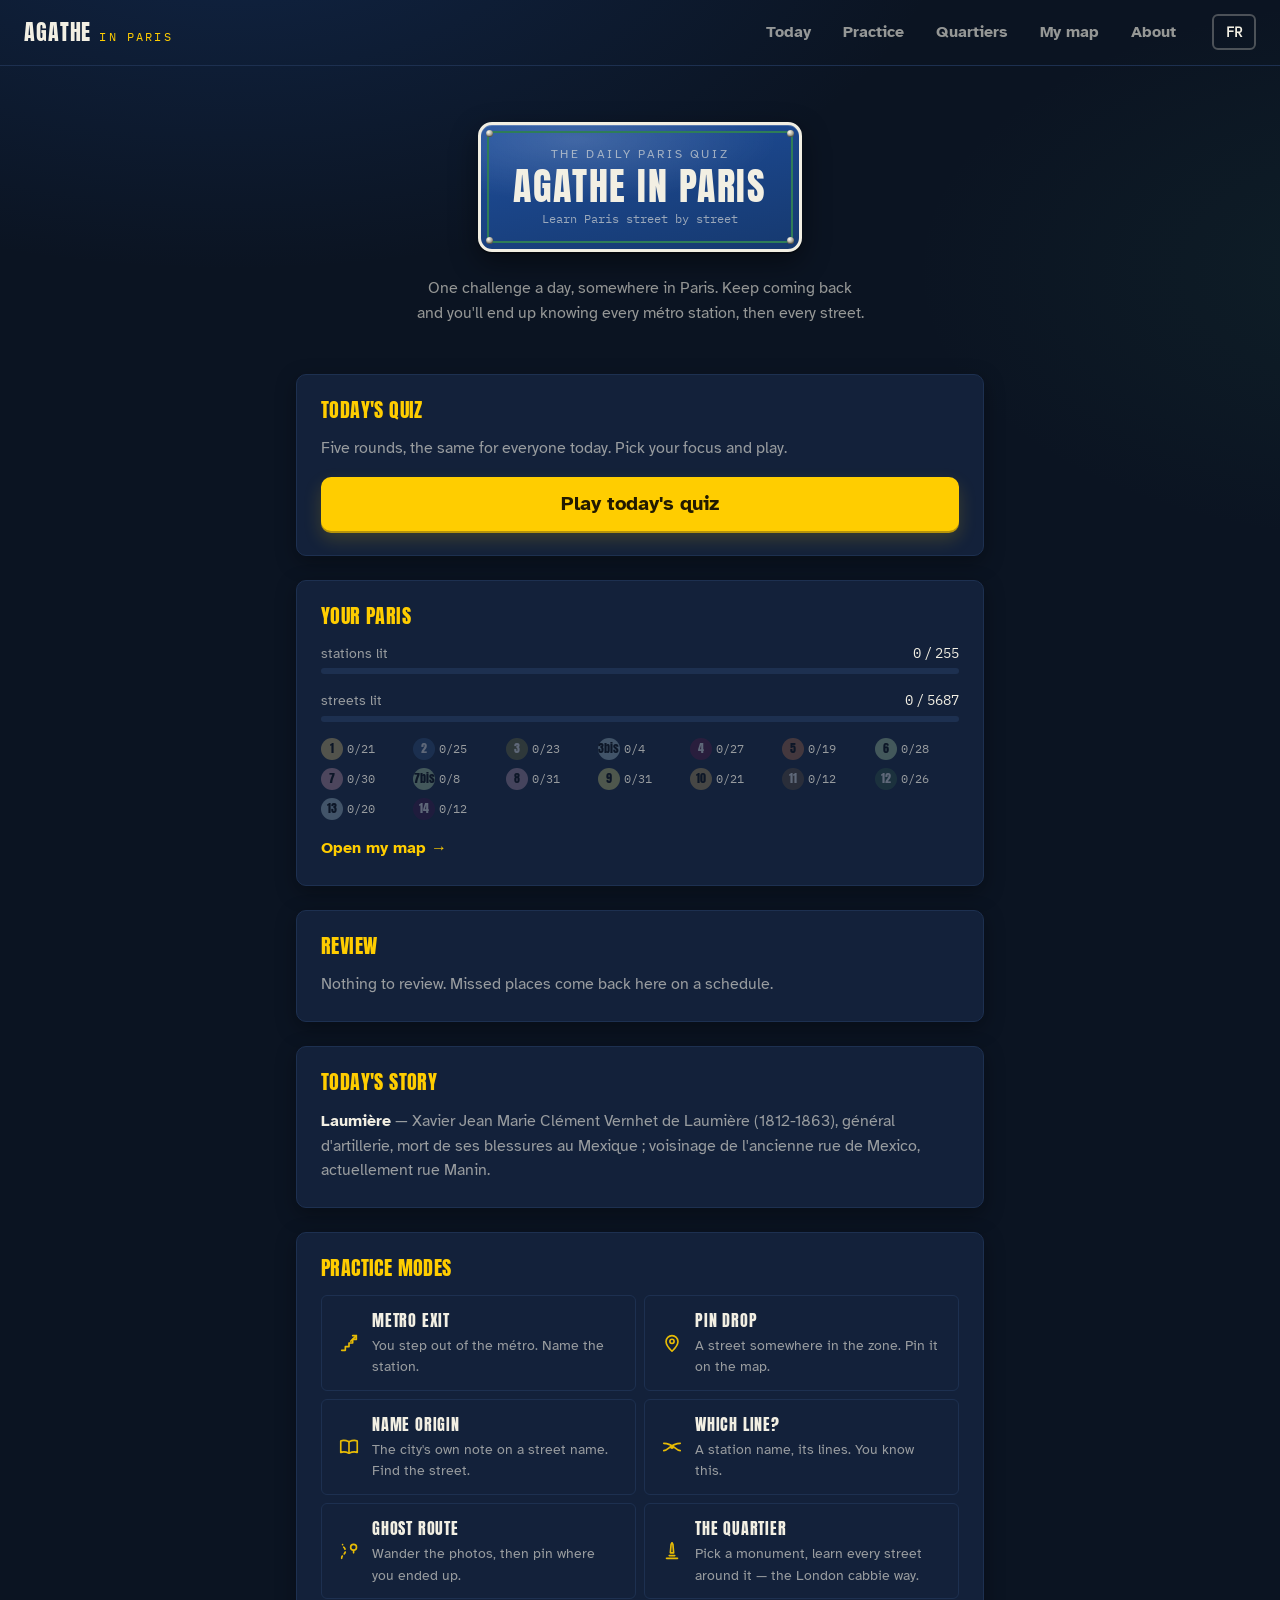
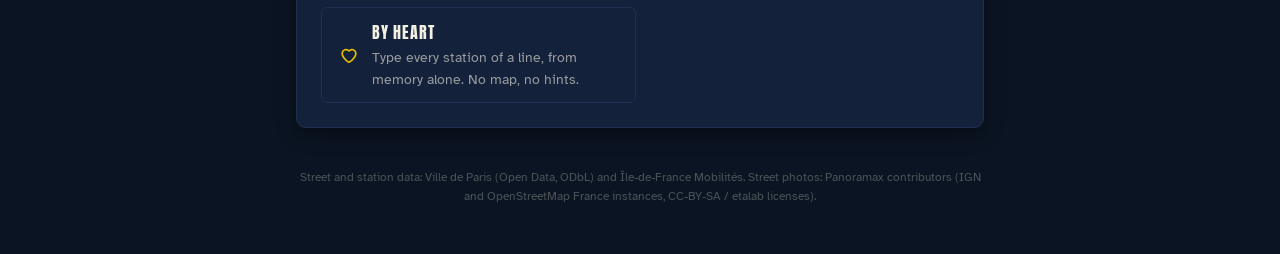
<file: index.html>
<!doctype html>
<html lang="fr">
  <head>
    <meta charset="UTF-8" />
    <meta name="viewport" content="width=device-width, initial-scale=1.0, viewport-fit=cover" />
    <meta name="theme-color" content="#0B1422" />
    <meta
      name="description"
      content="Agathe in Paris — apprends toutes les stations de métro puis toutes les rues de Paris, un quiz par jour."
    />
    <meta property="og:title" content="Agathe in Paris" />
    <meta
      property="og:description"
      content="Le jeu qui t'apprend Paris : chaque station de métro, puis chaque rue. Un quiz par jour, une carte qui s'allume."
    />
    <meta property="og:type" content="website" />
    <meta property="og:locale" content="fr_FR" />
    <link
      rel="icon"
      href="data:image/svg+xml,%3Csvg xmlns='http://www.w3.org/2000/svg' viewBox='0 0 64 64'%3E%3Crect x='1' y='1' width='62' height='62' rx='14' fill='%23f2efe3'/%3E%3Crect x='6' y='6' width='52' height='52' rx='10' fill='%231e4e9c' stroke='%232e7d58' stroke-width='3'/%3E%3Ctext x='32' y='45' font-family='Arial Narrow,Arial,sans-serif' font-size='36' font-weight='bold' fill='%23f2efe3' text-anchor='middle'%3EA%3C/text%3E%3C/svg%3E"
    />
    <!-- Warm up the connections the first round will need (photo API, photo
         storage, reveal-map tiles): saves a DNS+TLS round-trip each. -->
    <link rel="preconnect" href="https://api.panoramax.xyz" crossorigin />
    <link
      rel="preconnect"
      href="https://panoramax-storage-public-fast.s3.gra.perf.cloud.ovh.net"
      crossorigin
    />
    <link rel="preconnect" href="https://tiles.openfreemap.org" crossorigin />
    <title>Agathe in Paris — le jeu qui t'apprend Paris</title>
    <script type="module" crossorigin src="/assets/index-DEfqVTU3.js"></script>
    <link rel="modulepreload" crossorigin href="/assets/chunk-QTnfLwEv.js">
    <link rel="modulepreload" crossorigin href="/assets/jsx-runtime-I_uevYBw.js">
    <link rel="modulepreload" crossorigin href="/assets/chunk-6CSD65Y2-xgL5Knw3.js">
    <link rel="modulepreload" crossorigin href="/assets/Skeleton-BzKUri8c.js">
    <link rel="modulepreload" crossorigin href="/assets/useParisMeta-DwqiR_9Y.js">
    <link rel="modulepreload" crossorigin href="/assets/progress-DzwB5tXB.js">
    <link rel="modulepreload" crossorigin href="/assets/Button-CyZ19UzT.js">
    <link rel="modulepreload" crossorigin href="/assets/LineBadge-rupNMl7B.js">
    <link rel="modulepreload" crossorigin href="/assets/Plaque-Dcic9My7.js">
    <link rel="modulepreload" crossorigin href="/assets/Tally-Ceq2bSHW.js">
    <link rel="modulepreload" crossorigin href="/assets/icons-CRwYazn7.js">
    <link rel="stylesheet" crossorigin href="/assets/Skeleton-DXT7uWDL.css">
    <link rel="stylesheet" crossorigin href="/assets/Button-D4111xSz.css">
    <link rel="stylesheet" crossorigin href="/assets/LineBadge-BV8C5J-a.css">
    <link rel="stylesheet" crossorigin href="/assets/Plaque-DfKmNzWi.css">
    <link rel="stylesheet" crossorigin href="/assets/Tally-B10UZqtW.css">
    <link rel="stylesheet" crossorigin href="/assets/index-DzH6Kmlm.css">
  </head>
  <body>
    <div id="root"></div>
  </body>
</html>
</file>
<file: assets/Skeleton-DXT7uWDL.css>
._skeleton_zhtrn_1{background:linear-gradient(100deg, var(--night-raised) 40%, var(--night-line) 50%, var(--night-raised) 60%);background-size:200% 100%;display:block}@media (prefers-reduced-motion:no-preference){._skeleton_zhtrn_1{animation:1.4s ease-in-out infinite _skeleton-pulse_zhtrn_1}}
</file>
<file: assets/Button-D4111xSz.css>
._button_u421r_1{justify-content:center;align-items:center;gap:var(--sp-2);min-height:var(--touch-target);padding:0 var(--sp-5);border-radius:var(--radius-md);font-family:var(--font-body);font-weight:700;font-size:var(--text-md);transition:transform var(--dur-fast) ease, background-color var(--dur-fast) ease, box-shadow var(--dur-fast) ease;touch-action:manipulation;-webkit-user-select:none;user-select:none;display:inline-flex}._button_u421r_1:active{transform:translateY(1px)}._button_u421r_1:disabled{opacity:.45;cursor:not-allowed}._primary_u421r_29{background:var(--gold);color:var(--gold-ink);box-shadow:0 2px #b8940a,0 8px 18px #ffcd002e}._primary_u421r_29:hover:not(:disabled){background:#ffd838}._ghost_u421r_41{color:var(--faience);border:2px solid var(--faience-faint);background:0 0}._ghost_u421r_41:hover:not(:disabled){border-color:var(--faience)}._danger_u421r_51{color:var(--vermeil);background:0 0;border:2px solid}._lg_u421r_57{min-height:54px;font-size:var(--text-lg);padding:0 var(--sp-6);width:100%}
</file>
<file: assets/LineBadge-BV8C5J-a.css>
._badge_smmwo_1{font-family:var(--font-display);letter-spacing:0;border-radius:50%;flex-shrink:0;justify-content:center;align-items:center;line-height:1;display:inline-flex}._sm_smmwo_12{width:22px;height:22px;font-size:.72rem}._md_smmwo_18{width:30px;height:30px;font-size:.95rem}._lg_smmwo_24{width:var(--touch-target);height:var(--touch-target);font-size:1.3rem}._dimmed_smmwo_30{opacity:.32;filter:saturate(.4)}
</file>
<file: assets/Plaque-DfKmNzWi.css>
._plaque_1yfbm_1{background:radial-gradient(140% 110% at 30% 12%, #ffffff29, transparent 45%), linear-gradient(168deg, var(--cobalt) 0%, var(--cobalt-deep) 100%);border:3px solid var(--faience);border-radius:var(--radius-plaque);box-shadow:var(--shadow-plaque);text-align:center;min-width:min(220px,100%);max-width:100%;padding:6px;display:inline-block;position:relative}._inner_1yfbm_16{border:2px solid var(--lisere);border-radius:calc(var(--radius-plaque) - 7px);padding:var(--sp-3) var(--sp-5);flex-direction:column;gap:2px;display:flex}._overline_1yfbm_25{font-family:var(--font-body);font-size:var(--text-xs);letter-spacing:.22em;text-transform:uppercase;color:var(--faience-dim)}._title_1yfbm_33{font-family:var(--font-display);font-size:var(--text-lg);letter-spacing:.04em;text-transform:uppercase;color:var(--faience);text-wrap:balance;overflow-wrap:break-word;line-height:1.12}._lg_1yfbm_44 ._title_1yfbm_33{font-size:var(--text-xl)}._subtitle_1yfbm_48{font-family:var(--font-data);font-size:var(--text-xs);color:var(--faience-dim)}._screw_1yfbm_54{background:radial-gradient(circle at 35% 30%,#fdfbf2,#8e8a78 70%);border-radius:50%;width:7px;height:7px;position:absolute;box-shadow:inset 0 -1px 1px #00000073}._screw_1yfbm_54[data-pos=tl]{top:5px;left:5px}._screw_1yfbm_54[data-pos=tr]{top:5px;right:5px}._screw_1yfbm_54[data-pos=bl]{bottom:5px;left:5px}._screw_1yfbm_54[data-pos=br]{bottom:5px;right:5px}@media (prefers-reduced-motion:no-preference){._stamped_1yfbm_81{animation:_stamp-in_1yfbm_1 var(--dur-med) var(--ease-stamp)}}
</file>
<file: assets/Tally-B10UZqtW.css>
._tally_1yl3r_1{gap:var(--sp-1);flex-direction:column;display:flex}._row_1yl3r_7{justify-content:space-between;align-items:baseline;gap:var(--sp-3);display:flex}._label_1yl3r_14{font-size:var(--text-sm);color:var(--faience-dim)}._count_1yl3r_19{font-size:var(--text-sm);color:var(--faience)}._bar_1yl3r_24{background:var(--night-line);border-radius:3px;height:6px;overflow:hidden}._fill_1yl3r_31{height:100%;transition:width var(--dur-slow) ease;border-radius:3px}
</file>
<file: assets/index-DzH6Kmlm.css>
@font-face{font-family:Anton;font-style:normal;font-display:swap;font-weight:400;src:url(/assets/anton-vietnamese-400-normal-CkBxLiRJ.woff2)format("woff2"),url(/assets/anton-vietnamese-400-normal-2FfR1wHA.woff)format("woff");unicode-range:U+102-103,U+110-111,U+128-129,U+168-169,U+1A0-1A1,U+1AF-1B0,U+300-301,U+303-304,U+308-309,U+323,U+329,U+1EA0-1EF9,U+20AB}@font-face{font-family:Anton;font-style:normal;font-display:swap;font-weight:400;src:url(/assets/anton-latin-ext-400-normal-SyiqE2Jt.woff2)format("woff2"),url(/assets/anton-latin-ext-400-normal-BMODBQc6.woff)format("woff");unicode-range:U+100-2BA,U+2BD-2C5,U+2C7-2CC,U+2CE-2D7,U+2DD-2FF,U+304,U+308,U+329,U+1D00-1DBF,U+1E00-1E9F,U+1EF2-1EFF,U+2020,U+20A0-20AB,U+20AD-20C0,U+2113,U+2C60-2C7F,U+A720-A7FF}@font-face{font-family:Anton;font-style:normal;font-display:swap;font-weight:400;src:url(/assets/anton-latin-400-normal-Byf51wtH.woff2)format("woff2"),url(/assets/anton-latin-400-normal-AUNGEG_V.woff)format("woff");unicode-range:U+??,U+131,U+152-153,U+2BB-2BC,U+2C6,U+2DA,U+2DC,U+304,U+308,U+329,U+2000-206F,U+20AC,U+2122,U+2191,U+2193,U+2212,U+2215,U+FEFF,U+FFFD}@font-face{font-family:Atkinson Hyperlegible;font-style:normal;font-display:swap;font-weight:400;src:url(/assets/atkinson-hyperlegible-latin-ext-400-normal-DRk46D-x.woff2)format("woff2"),url(/assets/atkinson-hyperlegible-latin-ext-400-normal-Bbz-b3yf.woff)format("woff");unicode-range:U+100-2BA,U+2BD-2C5,U+2C7-2CC,U+2CE-2D7,U+2DD-2FF,U+304,U+308,U+329,U+1D00-1DBF,U+1E00-1E9F,U+1EF2-1EFF,U+2020,U+20A0-20AB,U+20AD-20C0,U+2113,U+2C60-2C7F,U+A720-A7FF}@font-face{font-family:Atkinson Hyperlegible;font-style:normal;font-display:swap;font-weight:400;src:url(/assets/atkinson-hyperlegible-latin-400-normal-BrHNak5F.woff2)format("woff2"),url(/assets/atkinson-hyperlegible-latin-400-normal-BbWidj28.woff)format("woff");unicode-range:U+??,U+131,U+152-153,U+2BB-2BC,U+2C6,U+2DA,U+2DC,U+304,U+308,U+329,U+2000-206F,U+20AC,U+2122,U+2191,U+2193,U+2212,U+2215,U+FEFF,U+FFFD}@font-face{font-family:Atkinson Hyperlegible;font-style:normal;font-display:swap;font-weight:700;src:url(/assets/atkinson-hyperlegible-latin-ext-700-normal-BoVPHkS0.woff2)format("woff2"),url(/assets/atkinson-hyperlegible-latin-ext-700-normal-CKkU2Dpt.woff)format("woff");unicode-range:U+100-2BA,U+2BD-2C5,U+2C7-2CC,U+2CE-2D7,U+2DD-2FF,U+304,U+308,U+329,U+1D00-1DBF,U+1E00-1E9F,U+1EF2-1EFF,U+2020,U+20A0-20AB,U+20AD-20C0,U+2113,U+2C60-2C7F,U+A720-A7FF}@font-face{font-family:Atkinson Hyperlegible;font-style:normal;font-display:swap;font-weight:700;src:url(/assets/atkinson-hyperlegible-latin-700-normal-GZI4o3u0.woff2)format("woff2"),url(/assets/atkinson-hyperlegible-latin-700-normal-BK6Glc0m.woff)format("woff");unicode-range:U+??,U+131,U+152-153,U+2BB-2BC,U+2C6,U+2DA,U+2DC,U+304,U+308,U+329,U+2000-206F,U+20AC,U+2122,U+2191,U+2193,U+2212,U+2215,U+FEFF,U+FFFD}@font-face{font-family:IBM Plex Mono;font-style:normal;font-display:swap;font-weight:400;src:url(/assets/ibm-plex-mono-cyrillic-ext-400-normal-xuaO2J-f.woff2)format("woff2"),url(/assets/ibm-plex-mono-cyrillic-ext-400-normal-DMdlQ8Kv.woff)format("woff");unicode-range:U+460-52F,U+1C80-1C8A,U+20B4,U+2DE0-2DFF,U+A640-A69F,U+FE2E-FE2F}@font-face{font-family:IBM Plex Mono;font-style:normal;font-display:swap;font-weight:400;src:url(/assets/ibm-plex-mono-cyrillic-400-normal-BSMlKf0J.woff2)format("woff2"),url(/assets/ibm-plex-mono-cyrillic-400-normal-CEL4l2ZJ.woff)format("woff");unicode-range:U+301,U+400-45F,U+490-491,U+4B0-4B1,U+2116}@font-face{font-family:IBM Plex Mono;font-style:normal;font-display:swap;font-weight:400;src:url(/assets/ibm-plex-mono-vietnamese-400-normal-BulugwFq.woff2)format("woff2"),url(/assets/ibm-plex-mono-vietnamese-400-normal-DDuiU_S-.woff)format("woff");unicode-range:U+102-103,U+110-111,U+128-129,U+168-169,U+1A0-1A1,U+1AF-1B0,U+300-301,U+303-304,U+308-309,U+323,U+329,U+1EA0-1EF9,U+20AB}@font-face{font-family:IBM Plex Mono;font-style:normal;font-display:swap;font-weight:400;src:url(/assets/ibm-plex-mono-latin-ext-400-normal-BmRBH3aV.woff2)format("woff2"),url(/assets/ibm-plex-mono-latin-ext-400-normal-D3D2R8hC.woff)format("woff");unicode-range:U+100-2BA,U+2BD-2C5,U+2C7-2CC,U+2CE-2D7,U+2DD-2FF,U+304,U+308,U+329,U+1D00-1DBF,U+1E00-1E9F,U+1EF2-1EFF,U+2020,U+20A0-20AB,U+20AD-20C0,U+2113,U+2C60-2C7F,U+A720-A7FF}@font-face{font-family:IBM Plex Mono;font-style:normal;font-display:swap;font-weight:400;src:url(/assets/ibm-plex-mono-latin-400-normal-DMJ8VG8y.woff2)format("woff2"),url(/assets/ibm-plex-mono-latin-400-normal-CvHOgSBP.woff)format("woff");unicode-range:U+??,U+131,U+152-153,U+2BB-2BC,U+2C6,U+2DA,U+2DC,U+304,U+308,U+329,U+2000-206F,U+20AC,U+2122,U+2191,U+2193,U+2212,U+2215,U+FEFF,U+FFFD}:root{--night:#0b1422;--night-raised:#13213a;--night-line:#1d3050;--night-overlay:#060b14d1;--cobalt:#1e4e9c;--cobalt-deep:#16396f;--faience:#f2efe3;--faience-dim:#f2efe399;--faience-faint:#f2efe347;--lisere:#2e7d58;--gold:#ffcd00;--gold-ink:#221a00;--vermeil:#e4583b;--ok:#4cc38a;--font-display:"Anton", "Arial Narrow", sans-serif;--font-body:"Atkinson Hyperlegible", "Helvetica Neue", sans-serif;--font-data:"IBM Plex Mono", "Courier New", monospace;--text-xs:.75rem;--text-sm:.875rem;--text-md:1rem;--text-lg:1.25rem;--text-xl:clamp(1.6rem, 4.5vw, 2.4rem);--text-hero:clamp(2.6rem, 9vw, 4.6rem);--sp-1:4px;--sp-2:8px;--sp-3:12px;--sp-4:16px;--sp-5:24px;--sp-6:32px;--sp-7:48px;--radius-sm:6px;--radius-md:10px;--radius-plaque:14px;--shadow-plaque:0 2px 0 #00000059, 0 10px 28px #00000073, inset 0 1px 0 #ffffff38;--shadow-raised:0 6px 20px #00000059;--ease-stamp:cubic-bezier(.2, 1.4, .3, 1);--dur-fast:.14s;--dur-med:.28s;--dur-slow:.52s;--touch-target:44px;--panel-w:408px}*,:before,:after{box-sizing:border-box}html{-webkit-text-size-adjust:100%}body{background:var(--night);color:var(--faience);font-family:var(--font-body);font-size:var(--text-md);background-image:radial-gradient(1200px 600px at 18% -10%,#1e4e9c47,#0000 60%),radial-gradient(900px 500px at 110% 30%,#2e7d581a,#0000 55%);background-attachment:fixed;min-height:100dvh;margin:0;line-height:1.55}h1,h2,h3{font-family:var(--font-display);letter-spacing:.02em;text-transform:uppercase;margin:0;font-weight:400;line-height:1.08}p{margin:0}a{color:inherit}button{font:inherit;color:inherit;cursor:pointer;background:0 0;border:none;padding:0}:focus-visible{outline:3px solid var(--gold);outline-offset:2px;border-radius:4px}::selection{background:var(--gold);color:var(--gold-ink)}.mono{font-family:var(--font-data);font-variant-numeric:tabular-nums}.visually-hidden{clip:rect(0 0 0 0);white-space:nowrap;width:1px;height:1px;position:absolute;overflow:hidden}@media (prefers-reduced-motion:no-preference){.light-up>*{animation:light-up var(--dur-slow) var(--ease-stamp) backwards}.light-up>:nth-child(2){animation-delay:70ms}.light-up>:nth-child(3){animation-delay:.14s}.light-up>:nth-child(4){animation-delay:.21s}.light-up>:nth-child(5){animation-delay:.28s}.light-up>:nth-child(n+6){animation-delay:.35s}}@keyframes light-up{0%{opacity:0;transform:translateY(10px)}to{opacity:1;transform:none}}@keyframes stamp-in{0%{opacity:0;transform:scale(1.12)}to{opacity:1;transform:scale(1)}}@keyframes skeleton-pulse{0%,to{opacity:.5}50%{opacity:.9}}._shell_12igz_1{flex-direction:column;min-height:100dvh;display:flex}._header_12igz_7{align-items:center;gap:var(--sp-5);padding:var(--sp-3) var(--sp-5);border-bottom:1px solid var(--night-line);display:flex}._brand_12igz_15{align-items:baseline;gap:var(--sp-2);text-decoration:none;display:flex}._brandMark_12igz_22{font-family:var(--font-display);text-transform:uppercase;letter-spacing:.04em;color:var(--faience);font-size:1.4rem}._brandSub_12igz_30{font-family:var(--font-data);font-size:var(--text-xs);color:var(--gold);text-transform:uppercase;letter-spacing:.18em}._nav_12igz_38{gap:var(--sp-2);margin-left:auto;display:none}._navLink_12igz_44{color:var(--faience-dim);padding:var(--sp-2) var(--sp-3);border-radius:var(--radius-sm);font-weight:700;text-decoration:none}._navLink_12igz_44:hover{color:var(--faience)}._active_12igz_56{color:var(--gold)}._lang_12igz_60{min-width:var(--touch-target);border:2px solid var(--faience-faint);border-radius:var(--radius-sm);min-height:36px;font-family:var(--font-data);font-weight:700;font-size:var(--text-sm);margin-left:auto}._lang_12igz_60:hover{border-color:var(--faience)}._main_12igz_75{padding-bottom:calc(64px + env(safe-area-inset-bottom));flex:1}._tabbar_12igz_80{z-index:30;background:var(--night-raised);border-top:1px solid var(--night-line);padding-bottom:env(safe-area-inset-bottom);display:flex;position:fixed;bottom:0;left:0;right:0}._tab_12igz_80{min-height:56px;color:var(--faience-dim);font-size:var(--text-xs);text-transform:uppercase;letter-spacing:.06em;flex:1;justify-content:center;align-items:center;font-weight:700;text-decoration:none;display:flex}._tabActive_12igz_106{color:var(--gold);box-shadow:inset 0 3px 0 var(--gold)}@media (min-width:880px){._nav_12igz_38{display:flex}._lang_12igz_60{margin-left:0}._tabbar_12igz_80{display:none}._main_12igz_75{padding-bottom:0}}._page_5mqa9_1{max-width:720px;padding:var(--sp-6) var(--sp-4) var(--sp-7);gap:var(--sp-5);flex-direction:column;margin:0 auto;display:flex}._hero_5mqa9_10{text-align:center;align-items:center;gap:var(--sp-5);padding:var(--sp-5) 0;flex-direction:column;display:flex}._greeting_5mqa9_19{max-width:52ch;color:var(--faience-dim);text-wrap:balance}._card_5mqa9_25{background:var(--night-raised);border:1px solid var(--night-line);border-radius:var(--radius-md);padding:var(--sp-5);gap:var(--sp-4);box-shadow:var(--shadow-raised);flex-direction:column;display:flex}._cardHead_5mqa9_36{justify-content:space-between;align-items:baseline;gap:var(--sp-3);flex-wrap:wrap;display:flex}._cardHead_5mqa9_36 h2,._card_5mqa9_25 h2{font-size:var(--text-lg);color:var(--gold)}._streak_5mqa9_50{color:var(--faience);font-size:var(--text-sm)}._desc_5mqa9_55{color:var(--faience-dim)}._done_5mqa9_59{color:var(--ok)}._cta_5mqa9_63{text-decoration:none}._errorText_5mqa9_67{color:var(--vermeil)}._retry_5mqa9_71{color:var(--faience);min-height:var(--touch-target);text-decoration:underline}._lineGrid_5mqa9_77{gap:var(--sp-2);grid-template-columns:repeat(auto-fill,minmax(74px,1fr));display:grid}._lineCell_5mqa9_83{align-items:center;gap:var(--sp-1);font-size:var(--text-xs);color:var(--faience-dim);display:flex}._mapLink_5mqa9_91{color:var(--gold);font-weight:700;text-decoration:none}._modeList_5mqa9_97{gap:var(--sp-2);display:grid}._modeItem_5mqa9_102{align-items:center;gap:var(--sp-3);padding:var(--sp-3) var(--sp-4);border:1px solid var(--night-line);border-radius:var(--radius-sm);transition:border-color var(--dur-fast) ease, transform var(--dur-fast) ease;min-height:var(--touch-target);text-decoration:none;display:flex}._modeItem_5mqa9_102:hover{border-color:var(--gold);transform:translateY(-1px)}._modeIcon_5mqa9_121{color:var(--gold);opacity:.9;flex-shrink:0}._modeText_5mqa9_127{flex-direction:column;gap:2px;min-width:0;display:flex}._modeItem_5mqa9_102 strong{font-family:var(--font-display);letter-spacing:.05em;text-transform:uppercase;font-weight:400}._modeText_5mqa9_127>span{color:var(--faience-dim);font-size:var(--text-sm)}._footer_5mqa9_146{font-size:var(--text-xs);color:var(--faience-faint);text-align:center;padding-top:var(--sp-4)}@media (min-width:880px){._modeList_5mqa9_97{grid-template-columns:1fr 1fr}}._leeches_5mqa9_159{font-size:var(--text-sm);color:var(--vermeil)}._storyDaily_5mqa9_164{color:var(--faience-dim);max-width:70ch;line-height:1.55}._storyDaily_5mqa9_164 strong{color:var(--faience)}
</file>
